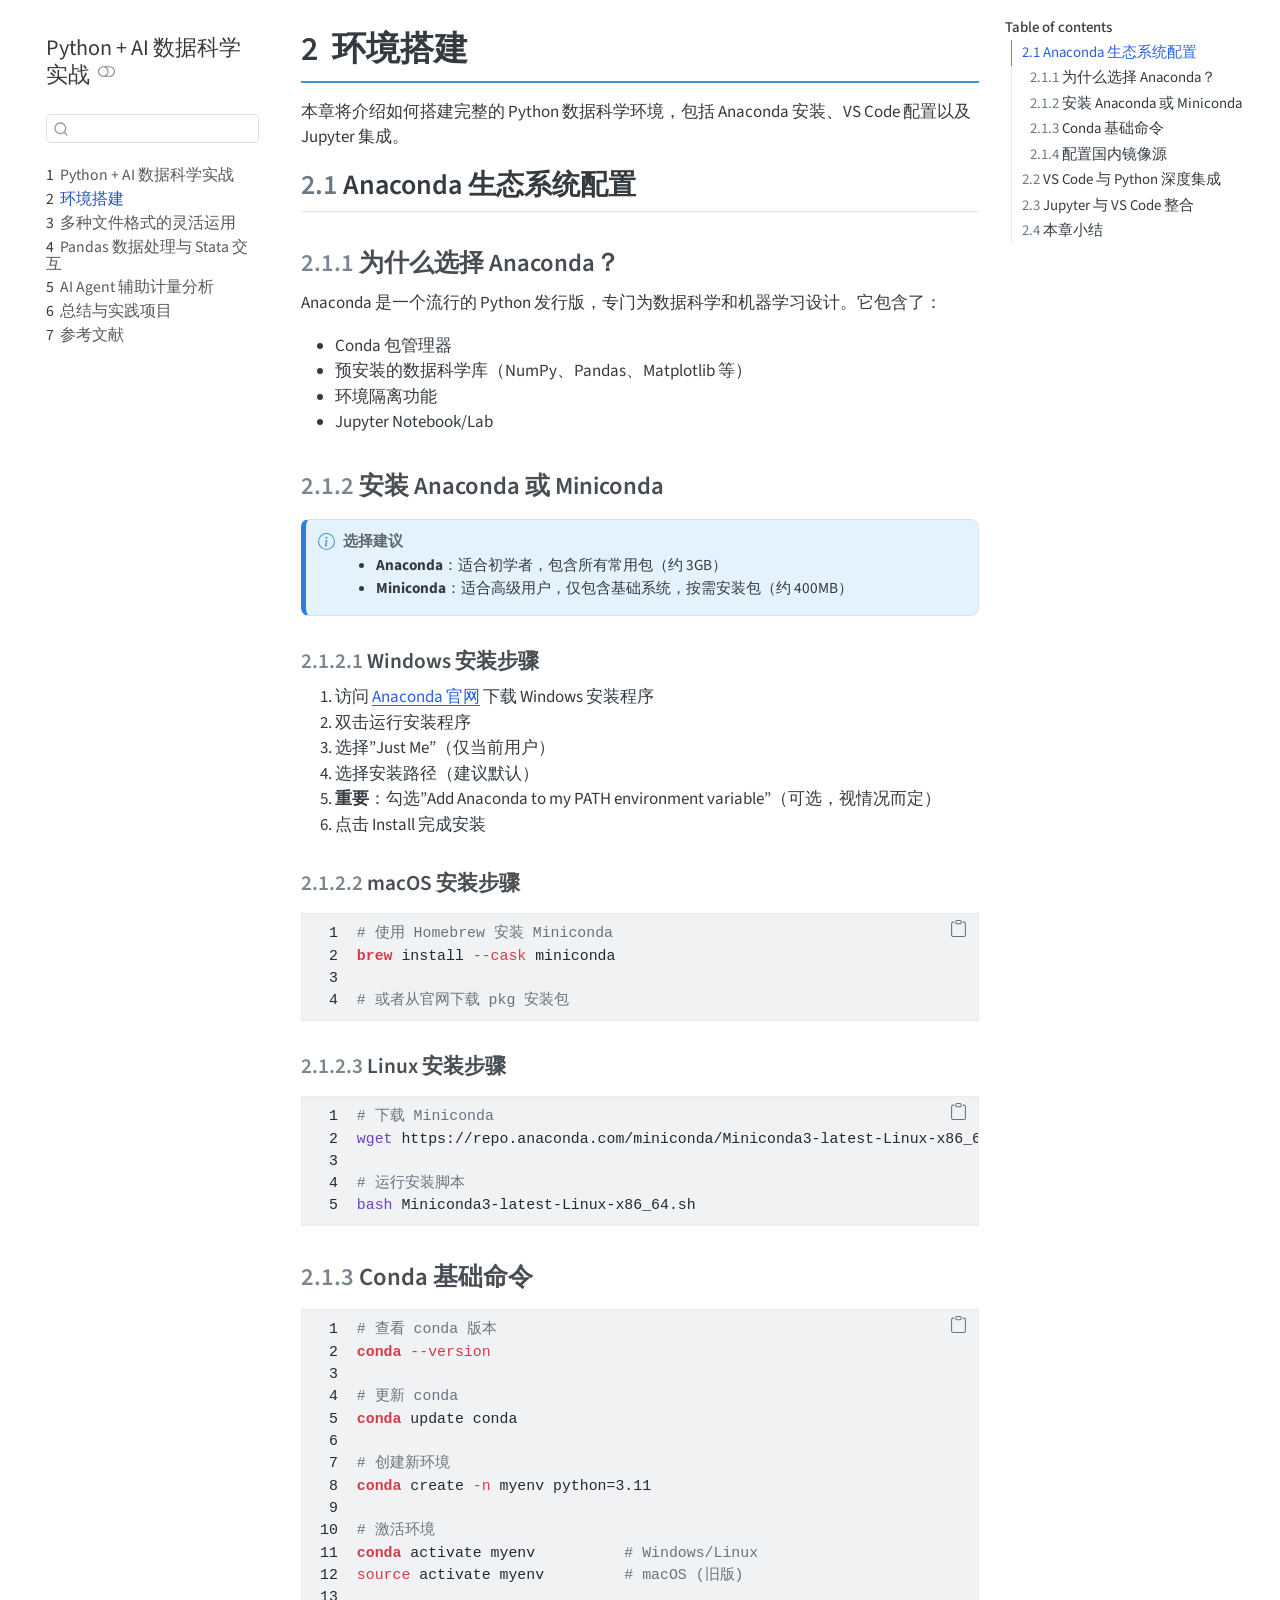
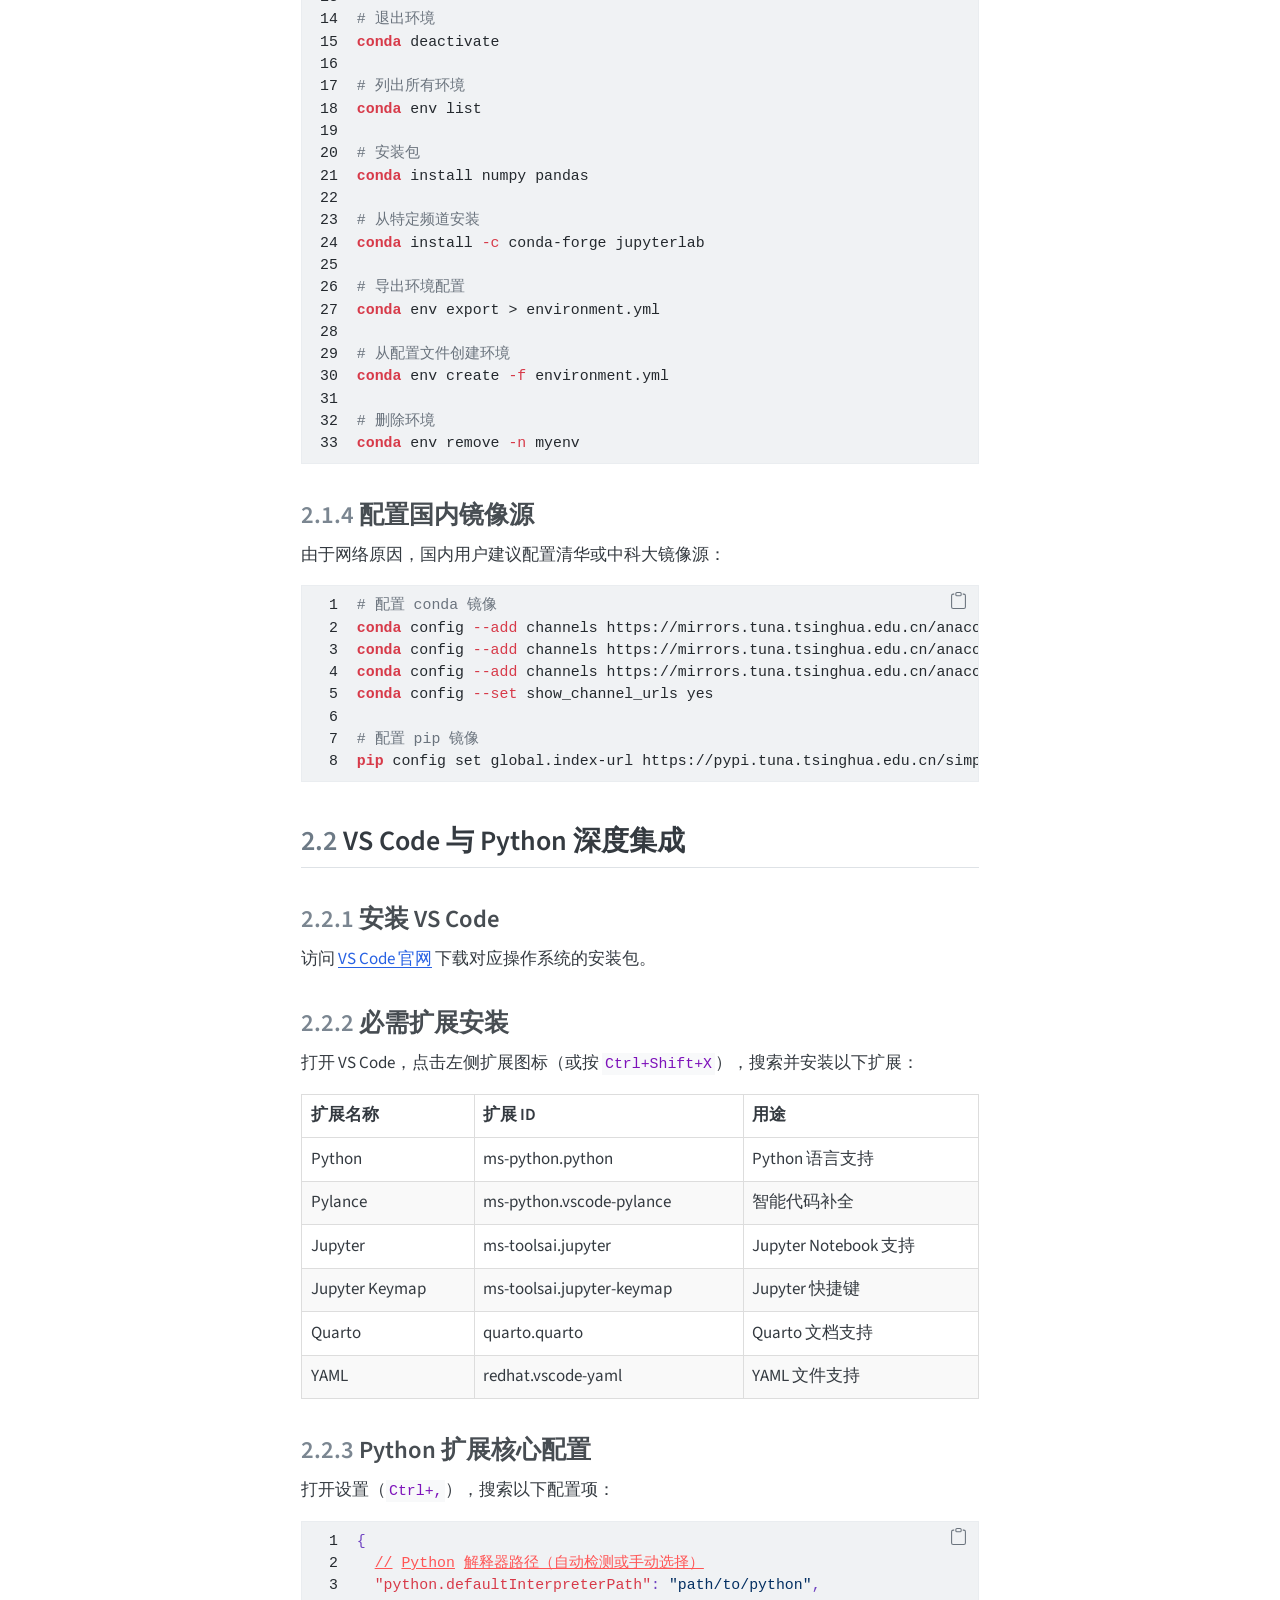
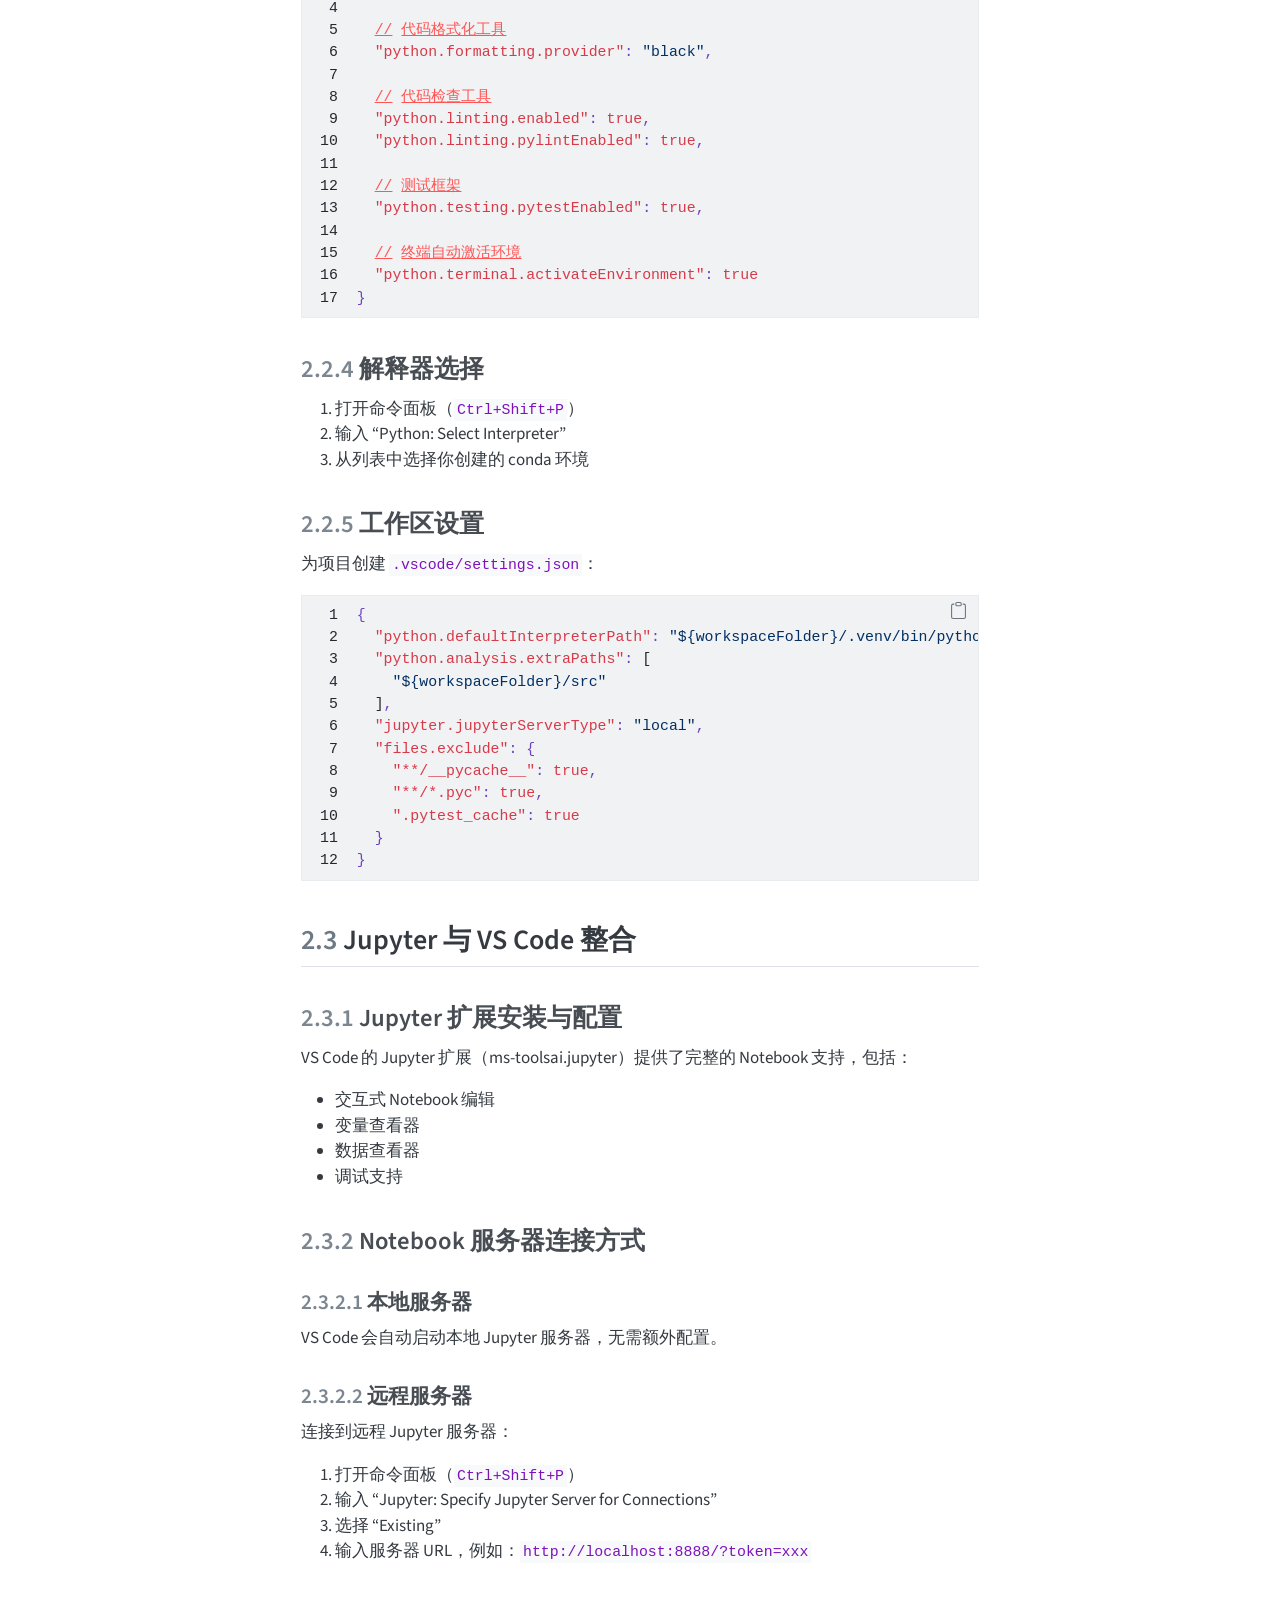
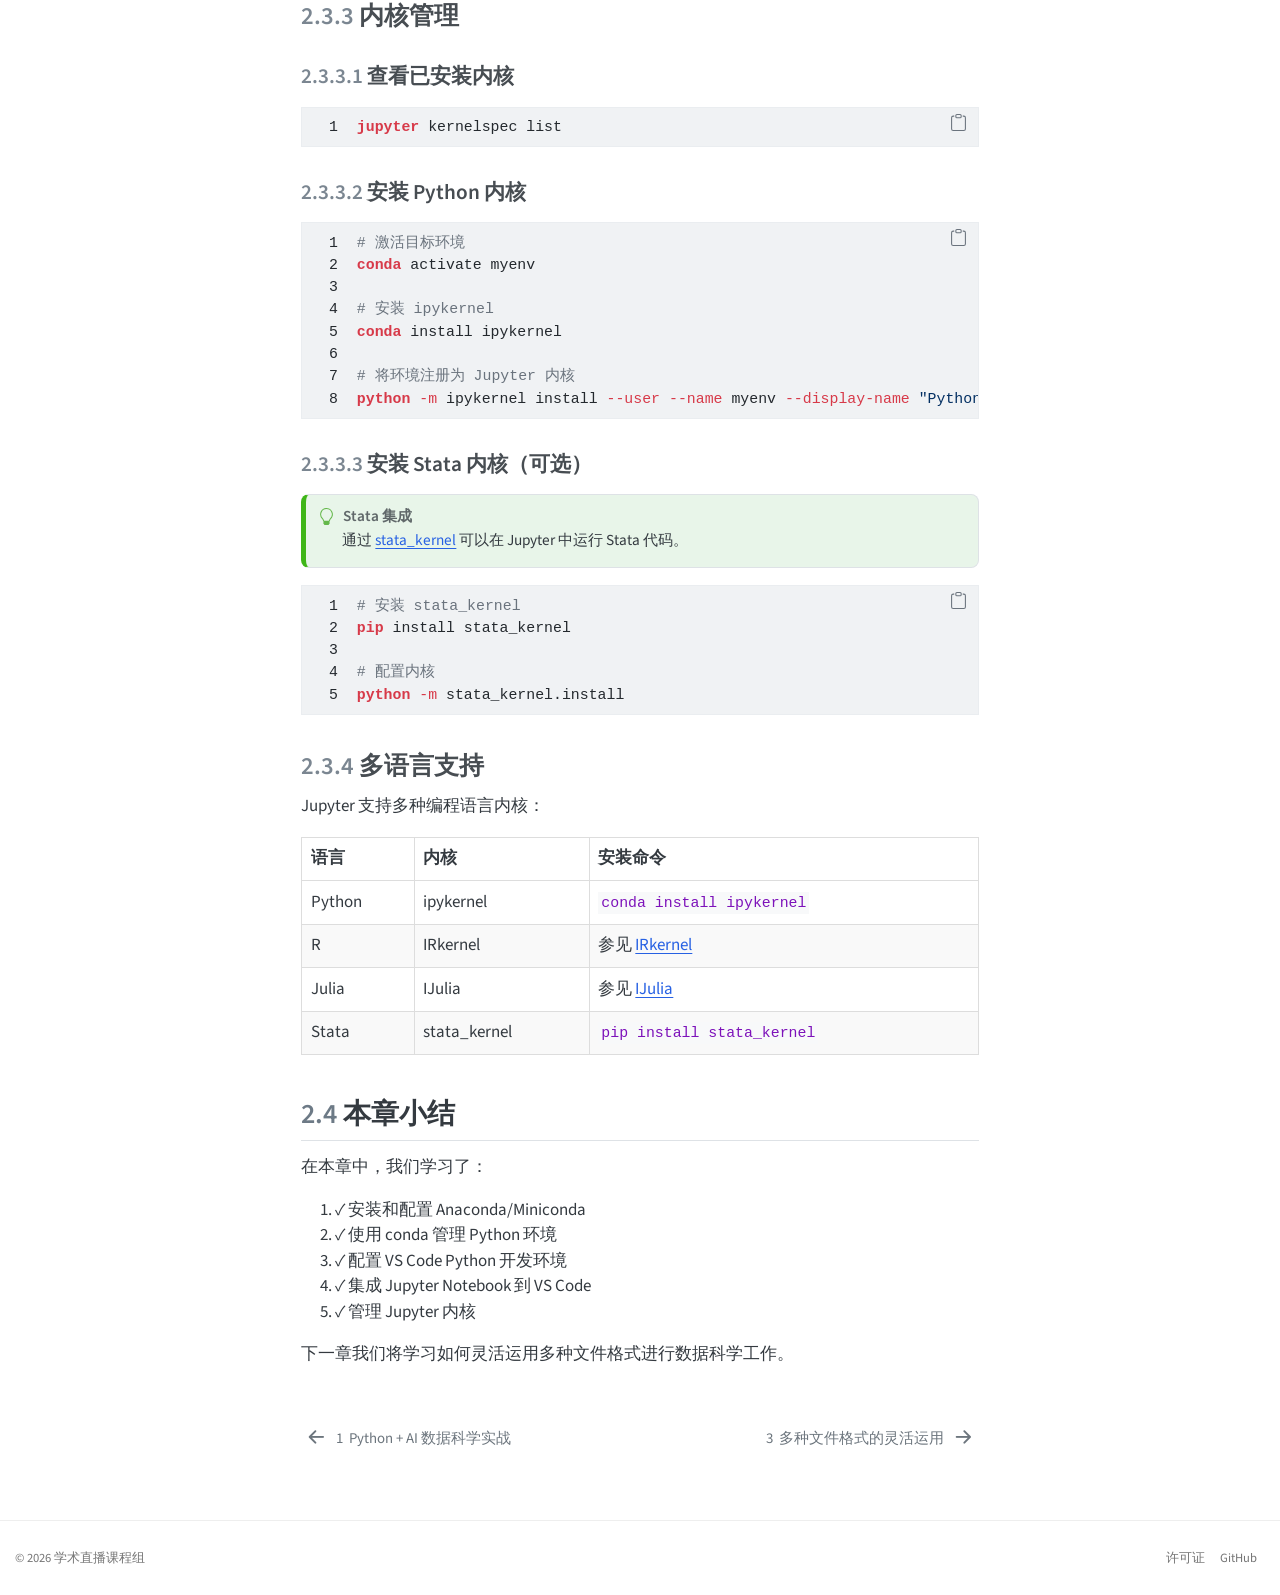
<file: docs/01-environment.html>
<!DOCTYPE html>
<html xmlns="http://www.w3.org/1999/xhtml" lang="en" xml:lang="en"><head>

<meta charset="utf-8">
<meta name="generator" content="quarto-1.7.32">

<meta name="viewport" content="width=device-width, initial-scale=1.0, user-scalable=yes">

<meta name="description" content="本课程系统讲授如何构建基于 Python 的现代化数据科学研究环境， 重点涵盖 Anaconda 环境管理、VS Code 与多语言交互、Jupyter notebook 交互式分析、Quarto 科学出版等核心工具链。">

<title>2&nbsp; 环境搭建 – Python + AI 数据科学实战</title>
<style>
code{white-space: pre-wrap;}
span.smallcaps{font-variant: small-caps;}
div.columns{display: flex; gap: min(4vw, 1.5em);}
div.column{flex: auto; overflow-x: auto;}
div.hanging-indent{margin-left: 1.5em; text-indent: -1.5em;}
ul.task-list{list-style: none;}
ul.task-list li input[type="checkbox"] {
  width: 0.8em;
  margin: 0 0.8em 0.2em -1em; /* quarto-specific, see https://github.com/quarto-dev/quarto-cli/issues/4556 */ 
  vertical-align: middle;
}
/* CSS for syntax highlighting */
html { -webkit-text-size-adjust: 100%; }
pre > code.sourceCode { white-space: pre; position: relative; }
pre > code.sourceCode > span { display: inline-block; line-height: 1.25; }
pre > code.sourceCode > span:empty { height: 1.2em; }
.sourceCode { overflow: visible; }
code.sourceCode > span { color: inherit; text-decoration: inherit; }
div.sourceCode { margin: 1em 0; }
pre.sourceCode { margin: 0; }
@media screen {
div.sourceCode { overflow: auto; }
}
@media print {
pre > code.sourceCode { white-space: pre-wrap; }
pre > code.sourceCode > span { text-indent: -5em; padding-left: 5em; }
}
pre.numberSource code
  { counter-reset: source-line 0; }
pre.numberSource code > span
  { position: relative; left: -4em; counter-increment: source-line; }
pre.numberSource code > span > a:first-child::before
  { content: counter(source-line);
    position: relative; left: -1em; text-align: right; vertical-align: baseline;
    border: none; display: inline-block;
    -webkit-touch-callout: none; -webkit-user-select: none;
    -khtml-user-select: none; -moz-user-select: none;
    -ms-user-select: none; user-select: none;
    padding: 0 4px; width: 4em;
  }
pre.numberSource { margin-left: 3em;  padding-left: 4px; }
div.sourceCode
  {   }
@media screen {
pre > code.sourceCode > span > a:first-child::before { text-decoration: underline; }
}
</style>


<script src="site_libs/quarto-nav/quarto-nav.js"></script>
<script src="site_libs/quarto-nav/headroom.min.js"></script>
<script src="site_libs/clipboard/clipboard.min.js"></script>
<script src="site_libs/quarto-search/autocomplete.umd.js"></script>
<script src="site_libs/quarto-search/fuse.min.js"></script>
<script src="site_libs/quarto-search/quarto-search.js"></script>
<meta name="quarto:offset" content="./">
<link href="./02-file-formats.html" rel="next">
<link href="./index.html" rel="prev">
<script src="site_libs/quarto-html/quarto.js" type="module"></script>
<script src="site_libs/quarto-html/tabsets/tabsets.js" type="module"></script>
<script src="site_libs/quarto-html/popper.min.js"></script>
<script src="site_libs/quarto-html/tippy.umd.min.js"></script>
<script src="site_libs/quarto-html/anchor.min.js"></script>
<link href="site_libs/quarto-html/tippy.css" rel="stylesheet">
<link href="site_libs/quarto-html/quarto-syntax-highlighting-234273d1456647dabc34a594ac50e507.css" rel="stylesheet" class="quarto-color-scheme" id="quarto-text-highlighting-styles">
<link href="site_libs/quarto-html/quarto-syntax-highlighting-dark-0348920b7671f696dc9078d39bff215e.css" rel="stylesheet" class="quarto-color-scheme quarto-color-alternate" id="quarto-text-highlighting-styles">
<link href="site_libs/quarto-html/quarto-syntax-highlighting-234273d1456647dabc34a594ac50e507.css" rel="stylesheet" class="quarto-color-scheme-extra" id="quarto-text-highlighting-styles">
<script src="site_libs/bootstrap/bootstrap.min.js"></script>
<link href="site_libs/bootstrap/bootstrap-icons.css" rel="stylesheet">
<link href="site_libs/bootstrap/bootstrap-de0027c6417e353ce4980619e2136061.min.css" rel="stylesheet" append-hash="true" class="quarto-color-scheme" id="quarto-bootstrap" data-mode="light">
<link href="site_libs/bootstrap/bootstrap-dark-010a86320775480edc755b38760d87c0.min.css" rel="stylesheet" append-hash="true" class="quarto-color-scheme quarto-color-alternate" id="quarto-bootstrap" data-mode="dark">
<link href="site_libs/bootstrap/bootstrap-de0027c6417e353ce4980619e2136061.min.css" rel="stylesheet" append-hash="true" class="quarto-color-scheme-extra" id="quarto-bootstrap" data-mode="light">
<script id="quarto-search-options" type="application/json">{
  "location": "sidebar",
  "copy-button": false,
  "collapse-after": 3,
  "panel-placement": "start",
  "type": "textbox",
  "limit": 50,
  "keyboard-shortcut": [
    "f",
    "/",
    "s"
  ],
  "show-item-context": false,
  "language": {
    "search-no-results-text": "No results",
    "search-matching-documents-text": "matching documents",
    "search-copy-link-title": "Copy link to search",
    "search-hide-matches-text": "Hide additional matches",
    "search-more-match-text": "more match in this document",
    "search-more-matches-text": "more matches in this document",
    "search-clear-button-title": "Clear",
    "search-text-placeholder": "",
    "search-detached-cancel-button-title": "Cancel",
    "search-submit-button-title": "Submit",
    "search-label": "Search"
  }
}</script>
<style>html{ scroll-behavior: smooth; }</style>


<link rel="stylesheet" href="styles.css">
</head>

<body class="nav-sidebar floating quarto-light"><script id="quarto-html-before-body" type="application/javascript">
    const toggleBodyColorMode = (bsSheetEl) => {
      const mode = bsSheetEl.getAttribute("data-mode");
      const bodyEl = window.document.querySelector("body");
      if (mode === "dark") {
        bodyEl.classList.add("quarto-dark");
        bodyEl.classList.remove("quarto-light");
      } else {
        bodyEl.classList.add("quarto-light");
        bodyEl.classList.remove("quarto-dark");
      }
    }
    const toggleBodyColorPrimary = () => {
      const bsSheetEl = window.document.querySelector("link#quarto-bootstrap:not([rel=disabled-stylesheet])");
      if (bsSheetEl) {
        toggleBodyColorMode(bsSheetEl);
      }
    }
    const setColorSchemeToggle = (alternate) => {
      const toggles = window.document.querySelectorAll('.quarto-color-scheme-toggle');
      for (let i=0; i < toggles.length; i++) {
        const toggle = toggles[i];
        if (toggle) {
          if (alternate) {
            toggle.classList.add("alternate");
          } else {
            toggle.classList.remove("alternate");
          }
        }
      }
    };
    const toggleColorMode = (alternate) => {
      // Switch the stylesheets
      const primaryStylesheets = window.document.querySelectorAll('link.quarto-color-scheme:not(.quarto-color-alternate)');
      const alternateStylesheets = window.document.querySelectorAll('link.quarto-color-scheme.quarto-color-alternate');
      manageTransitions('#quarto-margin-sidebar .nav-link', false);
      if (alternate) {
        // note: dark is layered on light, we don't disable primary!
        enableStylesheet(alternateStylesheets);
        for (const sheetNode of alternateStylesheets) {
          if (sheetNode.id === "quarto-bootstrap") {
            toggleBodyColorMode(sheetNode);
          }
        }
      } else {
        disableStylesheet(alternateStylesheets);
        enableStylesheet(primaryStylesheets)
        toggleBodyColorPrimary();
      }
      manageTransitions('#quarto-margin-sidebar .nav-link', true);
      // Switch the toggles
      setColorSchemeToggle(alternate)
      // Hack to workaround the fact that safari doesn't
      // properly recolor the scrollbar when toggling (#1455)
      if (navigator.userAgent.indexOf('Safari') > 0 && navigator.userAgent.indexOf('Chrome') == -1) {
        manageTransitions("body", false);
        window.scrollTo(0, 1);
        setTimeout(() => {
          window.scrollTo(0, 0);
          manageTransitions("body", true);
        }, 40);
      }
    }
    const disableStylesheet = (stylesheets) => {
      for (let i=0; i < stylesheets.length; i++) {
        const stylesheet = stylesheets[i];
        stylesheet.rel = 'disabled-stylesheet';
      }
    }
    const enableStylesheet = (stylesheets) => {
      for (let i=0; i < stylesheets.length; i++) {
        const stylesheet = stylesheets[i];
        if(stylesheet.rel !== 'stylesheet') { // for Chrome, which will still FOUC without this check
          stylesheet.rel = 'stylesheet';
        }
      }
    }
    const manageTransitions = (selector, allowTransitions) => {
      const els = window.document.querySelectorAll(selector);
      for (let i=0; i < els.length; i++) {
        const el = els[i];
        if (allowTransitions) {
          el.classList.remove('notransition');
        } else {
          el.classList.add('notransition');
        }
      }
    }
    const isFileUrl = () => {
      return window.location.protocol === 'file:';
    }
    const hasAlternateSentinel = () => {
      let styleSentinel = getColorSchemeSentinel();
      if (styleSentinel !== null) {
        return styleSentinel === "alternate";
      } else {
        return false;
      }
    }
    const setStyleSentinel = (alternate) => {
      const value = alternate ? "alternate" : "default";
      if (!isFileUrl()) {
        window.localStorage.setItem("quarto-color-scheme", value);
      } else {
        localAlternateSentinel = value;
      }
    }
    const getColorSchemeSentinel = () => {
      if (!isFileUrl()) {
        const storageValue = window.localStorage.getItem("quarto-color-scheme");
        return storageValue != null ? storageValue : localAlternateSentinel;
      } else {
        return localAlternateSentinel;
      }
    }
    const toggleGiscusIfUsed = (isAlternate, darkModeDefault) => {
      const baseTheme = document.querySelector('#giscus-base-theme')?.value ?? 'light';
      const alternateTheme = document.querySelector('#giscus-alt-theme')?.value ?? 'dark';
      let newTheme = '';
      if(authorPrefersDark) {
        newTheme = isAlternate ? baseTheme : alternateTheme;
      } else {
        newTheme = isAlternate ? alternateTheme : baseTheme;
      }
      const changeGiscusTheme = () => {
        // From: https://github.com/giscus/giscus/issues/336
        const sendMessage = (message) => {
          const iframe = document.querySelector('iframe.giscus-frame');
          if (!iframe) return;
          iframe.contentWindow.postMessage({ giscus: message }, 'https://giscus.app');
        }
        sendMessage({
          setConfig: {
            theme: newTheme
          }
        });
      }
      const isGiscussLoaded = window.document.querySelector('iframe.giscus-frame') !== null;
      if (isGiscussLoaded) {
        changeGiscusTheme();
      }
    };
    const authorPrefersDark = false;
    const darkModeDefault = authorPrefersDark;
      document.querySelector('link#quarto-text-highlighting-styles.quarto-color-scheme-extra').rel = 'disabled-stylesheet';
      document.querySelector('link#quarto-bootstrap.quarto-color-scheme-extra').rel = 'disabled-stylesheet';
    let localAlternateSentinel = darkModeDefault ? 'alternate' : 'default';
    // Dark / light mode switch
    window.quartoToggleColorScheme = () => {
      // Read the current dark / light value
      let toAlternate = !hasAlternateSentinel();
      toggleColorMode(toAlternate);
      setStyleSentinel(toAlternate);
      toggleGiscusIfUsed(toAlternate, darkModeDefault);
      window.dispatchEvent(new Event('resize'));
    };
    // Switch to dark mode if need be
    if (hasAlternateSentinel()) {
      toggleColorMode(true);
    } else {
      toggleColorMode(false);
    }
  </script>

<div id="quarto-search-results"></div>
  <header id="quarto-header" class="headroom fixed-top">
  <nav class="quarto-secondary-nav">
    <div class="container-fluid d-flex">
      <button type="button" class="quarto-btn-toggle btn" data-bs-toggle="collapse" role="button" data-bs-target=".quarto-sidebar-collapse-item" aria-controls="quarto-sidebar" aria-expanded="false" aria-label="Toggle sidebar navigation" onclick="if (window.quartoToggleHeadroom) { window.quartoToggleHeadroom(); }">
        <i class="bi bi-layout-text-sidebar-reverse"></i>
      </button>
        <nav class="quarto-page-breadcrumbs" aria-label="breadcrumb"><ol class="breadcrumb"><li class="breadcrumb-item"><a href="./01-environment.html"><span class="chapter-number">2</span>&nbsp; <span class="chapter-title">环境搭建</span></a></li></ol></nav>
        <a class="flex-grow-1" role="navigation" data-bs-toggle="collapse" data-bs-target=".quarto-sidebar-collapse-item" aria-controls="quarto-sidebar" aria-expanded="false" aria-label="Toggle sidebar navigation" onclick="if (window.quartoToggleHeadroom) { window.quartoToggleHeadroom(); }">      
        </a>
      <button type="button" class="btn quarto-search-button" aria-label="Search" onclick="window.quartoOpenSearch();">
        <i class="bi bi-search"></i>
      </button>
    </div>
  </nav>
</header>
<!-- content -->
<div id="quarto-content" class="quarto-container page-columns page-rows-contents page-layout-article">
<!-- sidebar -->
  <nav id="quarto-sidebar" class="sidebar collapse collapse-horizontal quarto-sidebar-collapse-item sidebar-navigation floating overflow-auto">
    <div class="pt-lg-2 mt-2 text-left sidebar-header">
    <div class="sidebar-title mb-0 py-0">
      <a href="./">Python + AI 数据科学实战</a> 
        <div class="sidebar-tools-main">
  <a href="" class="quarto-color-scheme-toggle quarto-navigation-tool  px-1" onclick="window.quartoToggleColorScheme(); return false;" title="Toggle dark mode"><i class="bi"></i></a>
</div>
    </div>
      </div>
        <div class="mt-2 flex-shrink-0 align-items-center">
        <div class="sidebar-search">
        <div id="quarto-search" class="" title="Search"></div>
        </div>
        </div>
    <div class="sidebar-menu-container"> 
    <ul class="list-unstyled mt-1">
        <li class="sidebar-item">
  <div class="sidebar-item-container"> 
  <a href="./index.html" class="sidebar-item-text sidebar-link">
 <span class="menu-text"><span class="chapter-number">1</span>&nbsp; <span class="chapter-title">Python + AI 数据科学实战</span></span></a>
  </div>
</li>
        <li class="sidebar-item">
  <div class="sidebar-item-container"> 
  <a href="./01-environment.html" class="sidebar-item-text sidebar-link active">
 <span class="menu-text"><span class="chapter-number">2</span>&nbsp; <span class="chapter-title">环境搭建</span></span></a>
  </div>
</li>
        <li class="sidebar-item">
  <div class="sidebar-item-container"> 
  <a href="./02-file-formats.html" class="sidebar-item-text sidebar-link">
 <span class="menu-text"><span class="chapter-number">3</span>&nbsp; <span class="chapter-title">多种文件格式的灵活运用</span></span></a>
  </div>
</li>
        <li class="sidebar-item">
  <div class="sidebar-item-container"> 
  <a href="./03-pandas-stata.html" class="sidebar-item-text sidebar-link">
 <span class="menu-text"><span class="chapter-number">4</span>&nbsp; <span class="chapter-title">Pandas 数据处理与 Stata 交互</span></span></a>
  </div>
</li>
        <li class="sidebar-item">
  <div class="sidebar-item-container"> 
  <a href="./04-ai-agent.html" class="sidebar-item-text sidebar-link">
 <span class="menu-text"><span class="chapter-number">5</span>&nbsp; <span class="chapter-title">AI Agent 辅助计量分析</span></span></a>
  </div>
</li>
        <li class="sidebar-item">
  <div class="sidebar-item-container"> 
  <a href="./05-summary.html" class="sidebar-item-text sidebar-link">
 <span class="menu-text"><span class="chapter-number">6</span>&nbsp; <span class="chapter-title">总结与实践项目</span></span></a>
  </div>
</li>
        <li class="sidebar-item">
  <div class="sidebar-item-container"> 
  <a href="./references.html" class="sidebar-item-text sidebar-link">
 <span class="menu-text"><span class="chapter-number">7</span>&nbsp; <span class="chapter-title">参考文献</span></span></a>
  </div>
</li>
    </ul>
    </div>
</nav>
<div id="quarto-sidebar-glass" class="quarto-sidebar-collapse-item" data-bs-toggle="collapse" data-bs-target=".quarto-sidebar-collapse-item"></div>
<!-- margin-sidebar -->
    <div id="quarto-margin-sidebar" class="sidebar margin-sidebar">
        <nav id="TOC" role="doc-toc" class="toc-active">
    <h2 id="toc-title">Table of contents</h2>
   
  <ul>
  <li><a href="#sec-anaconda" id="toc-sec-anaconda" class="nav-link active" data-scroll-target="#sec-anaconda"><span class="header-section-number">2.1</span> Anaconda 生态系统配置</a>
  <ul class="collapse">
  <li><a href="#为什么选择-anaconda" id="toc-为什么选择-anaconda" class="nav-link" data-scroll-target="#为什么选择-anaconda"><span class="header-section-number">2.1.1</span> 为什么选择 Anaconda？</a></li>
  <li><a href="#安装-anaconda-或-miniconda" id="toc-安装-anaconda-或-miniconda" class="nav-link" data-scroll-target="#安装-anaconda-或-miniconda"><span class="header-section-number">2.1.2</span> 安装 Anaconda 或 Miniconda</a></li>
  <li><a href="#sec-conda-commands" id="toc-sec-conda-commands" class="nav-link" data-scroll-target="#sec-conda-commands"><span class="header-section-number">2.1.3</span> Conda 基础命令</a></li>
  <li><a href="#sec-mirrors" id="toc-sec-mirrors" class="nav-link" data-scroll-target="#sec-mirrors"><span class="header-section-number">2.1.4</span> 配置国内镜像源</a></li>
  </ul></li>
  <li><a href="#sec-vscode-python" id="toc-sec-vscode-python" class="nav-link" data-scroll-target="#sec-vscode-python"><span class="header-section-number">2.2</span> VS Code 与 Python 深度集成</a>
  <ul class="collapse">
  <li><a href="#安装-vs-code" id="toc-安装-vs-code" class="nav-link" data-scroll-target="#安装-vs-code"><span class="header-section-number">2.2.1</span> 安装 VS Code</a></li>
  <li><a href="#sec-extensions" id="toc-sec-extensions" class="nav-link" data-scroll-target="#sec-extensions"><span class="header-section-number">2.2.2</span> 必需扩展安装</a></li>
  <li><a href="#sec-python-config" id="toc-sec-python-config" class="nav-link" data-scroll-target="#sec-python-config"><span class="header-section-number">2.2.3</span> Python 扩展核心配置</a></li>
  <li><a href="#sec-interpreter" id="toc-sec-interpreter" class="nav-link" data-scroll-target="#sec-interpreter"><span class="header-section-number">2.2.4</span> 解释器选择</a></li>
  <li><a href="#sec-workspace" id="toc-sec-workspace" class="nav-link" data-scroll-target="#sec-workspace"><span class="header-section-number">2.2.5</span> 工作区设置</a></li>
  </ul></li>
  <li><a href="#sec-jupyter-vscode" id="toc-sec-jupyter-vscode" class="nav-link" data-scroll-target="#sec-jupyter-vscode"><span class="header-section-number">2.3</span> Jupyter 与 VS Code 整合</a>
  <ul class="collapse">
  <li><a href="#jupyter-扩展安装与配置" id="toc-jupyter-扩展安装与配置" class="nav-link" data-scroll-target="#jupyter-扩展安装与配置"><span class="header-section-number">2.3.1</span> Jupyter 扩展安装与配置</a></li>
  <li><a href="#sec-jupyter-server" id="toc-sec-jupyter-server" class="nav-link" data-scroll-target="#sec-jupyter-server"><span class="header-section-number">2.3.2</span> Notebook 服务器连接方式</a></li>
  <li><a href="#sec-kernels" id="toc-sec-kernels" class="nav-link" data-scroll-target="#sec-kernels"><span class="header-section-number">2.3.3</span> 内核管理</a></li>
  <li><a href="#sec-multilang" id="toc-sec-multilang" class="nav-link" data-scroll-target="#sec-multilang"><span class="header-section-number">2.3.4</span> 多语言支持</a></li>
  </ul></li>
  <li><a href="#sec-env-summary" id="toc-sec-env-summary" class="nav-link" data-scroll-target="#sec-env-summary"><span class="header-section-number">2.4</span> 本章小结</a></li>
  </ul>
</nav>
    </div>
<!-- main -->
<main class="content" id="quarto-document-content">


<header id="title-block-header" class="quarto-title-block default">
<div class="quarto-title">
<h1 class="title"><span id="sec-environment" class="quarto-section-identifier"><span class="chapter-number">2</span>&nbsp; <span class="chapter-title">环境搭建</span></span></h1>
</div>



<div class="quarto-title-meta">

    
  
    
  </div>
  


</header>


<p>本章将介绍如何搭建完整的 Python 数据科学环境，包括 Anaconda 安装、VS Code 配置以及 Jupyter 集成。</p>
<section id="sec-anaconda" class="level2" data-number="2.1">
<h2 data-number="2.1" class="anchored" data-anchor-id="sec-anaconda"><span class="header-section-number">2.1</span> Anaconda 生态系统配置</h2>
<section id="为什么选择-anaconda" class="level3" data-number="2.1.1">
<h3 data-number="2.1.1" class="anchored" data-anchor-id="为什么选择-anaconda"><span class="header-section-number">2.1.1</span> 为什么选择 Anaconda？</h3>
<p>Anaconda 是一个流行的 Python 发行版，专门为数据科学和机器学习设计。它包含了：</p>
<ul>
<li>Conda 包管理器</li>
<li>预安装的数据科学库（NumPy、Pandas、Matplotlib 等）</li>
<li>环境隔离功能</li>
<li>Jupyter Notebook/Lab</li>
</ul>
</section>
<section id="安装-anaconda-或-miniconda" class="level3" data-number="2.1.2">
<h3 data-number="2.1.2" class="anchored" data-anchor-id="安装-anaconda-或-miniconda"><span class="header-section-number">2.1.2</span> 安装 Anaconda 或 Miniconda</h3>
<div class="callout callout-style-simple callout-note callout-titled">
<div class="callout-header d-flex align-content-center">
<div class="callout-icon-container">
<i class="callout-icon"></i>
</div>
<div class="callout-title-container flex-fill">
选择建议
</div>
</div>
<div class="callout-body-container callout-body">
<ul>
<li><strong>Anaconda</strong>：适合初学者，包含所有常用包（约 3GB）</li>
<li><strong>Miniconda</strong>：适合高级用户，仅包含基础系统，按需安装包（约 400MB）</li>
</ul>
</div>
</div>
<section id="windows-安装步骤" class="level4" data-number="2.1.2.1">
<h4 data-number="2.1.2.1" class="anchored" data-anchor-id="windows-安装步骤"><span class="header-section-number">2.1.2.1</span> Windows 安装步骤</h4>
<ol type="1">
<li>访问 <a href="https://www.anaconda.com/download">Anaconda 官网</a> 下载 Windows 安装程序</li>
<li>双击运行安装程序</li>
<li>选择”Just Me”（仅当前用户）</li>
<li>选择安装路径（建议默认）</li>
<li><strong>重要</strong>：勾选”Add Anaconda to my PATH environment variable”（可选，视情况而定）</li>
<li>点击 Install 完成安装</li>
</ol>
</section>
<section id="macos-安装步骤" class="level4" data-number="2.1.2.2">
<h4 data-number="2.1.2.2" class="anchored" data-anchor-id="macos-安装步骤"><span class="header-section-number">2.1.2.2</span> macOS 安装步骤</h4>
<div class="sourceCode" id="cb1"><pre class="sourceCode numberSource bash number-lines code-with-copy"><code class="sourceCode bash"><span id="cb1-1"><a href="#cb1-1"></a><span class="co"># 使用 Homebrew 安装 Miniconda</span></span>
<span id="cb1-2"><a href="#cb1-2"></a><span class="ex">brew</span> install <span class="at">--cask</span> miniconda</span>
<span id="cb1-3"><a href="#cb1-3"></a></span>
<span id="cb1-4"><a href="#cb1-4"></a><span class="co"># 或者从官网下载 pkg 安装包</span></span></code><button title="Copy to Clipboard" class="code-copy-button"><i class="bi"></i></button></pre></div>
</section>
<section id="linux-安装步骤" class="level4" data-number="2.1.2.3">
<h4 data-number="2.1.2.3" class="anchored" data-anchor-id="linux-安装步骤"><span class="header-section-number">2.1.2.3</span> Linux 安装步骤</h4>
<div class="sourceCode" id="cb2"><pre class="sourceCode numberSource bash number-lines code-with-copy"><code class="sourceCode bash"><span id="cb2-1"><a href="#cb2-1"></a><span class="co"># 下载 Miniconda</span></span>
<span id="cb2-2"><a href="#cb2-2"></a><span class="fu">wget</span> https://repo.anaconda.com/miniconda/Miniconda3-latest-Linux-x86_64.sh</span>
<span id="cb2-3"><a href="#cb2-3"></a></span>
<span id="cb2-4"><a href="#cb2-4"></a><span class="co"># 运行安装脚本</span></span>
<span id="cb2-5"><a href="#cb2-5"></a><span class="fu">bash</span> Miniconda3-latest-Linux-x86_64.sh</span></code><button title="Copy to Clipboard" class="code-copy-button"><i class="bi"></i></button></pre></div>
</section>
</section>
<section id="sec-conda-commands" class="level3" data-number="2.1.3">
<h3 data-number="2.1.3" class="anchored" data-anchor-id="sec-conda-commands"><span class="header-section-number">2.1.3</span> Conda 基础命令</h3>
<div class="sourceCode" id="cb3"><pre class="sourceCode numberSource bash number-lines code-with-copy"><code class="sourceCode bash"><span id="cb3-1"><a href="#cb3-1"></a><span class="co"># 查看 conda 版本</span></span>
<span id="cb3-2"><a href="#cb3-2"></a><span class="ex">conda</span> <span class="at">--version</span></span>
<span id="cb3-3"><a href="#cb3-3"></a></span>
<span id="cb3-4"><a href="#cb3-4"></a><span class="co"># 更新 conda</span></span>
<span id="cb3-5"><a href="#cb3-5"></a><span class="ex">conda</span> update conda</span>
<span id="cb3-6"><a href="#cb3-6"></a></span>
<span id="cb3-7"><a href="#cb3-7"></a><span class="co"># 创建新环境</span></span>
<span id="cb3-8"><a href="#cb3-8"></a><span class="ex">conda</span> create <span class="at">-n</span> myenv python=3.11</span>
<span id="cb3-9"><a href="#cb3-9"></a></span>
<span id="cb3-10"><a href="#cb3-10"></a><span class="co"># 激活环境</span></span>
<span id="cb3-11"><a href="#cb3-11"></a><span class="ex">conda</span> activate myenv          <span class="co"># Windows/Linux</span></span>
<span id="cb3-12"><a href="#cb3-12"></a><span class="bu">source</span> activate myenv         <span class="co"># macOS (旧版)</span></span>
<span id="cb3-13"><a href="#cb3-13"></a></span>
<span id="cb3-14"><a href="#cb3-14"></a><span class="co"># 退出环境</span></span>
<span id="cb3-15"><a href="#cb3-15"></a><span class="ex">conda</span> deactivate</span>
<span id="cb3-16"><a href="#cb3-16"></a></span>
<span id="cb3-17"><a href="#cb3-17"></a><span class="co"># 列出所有环境</span></span>
<span id="cb3-18"><a href="#cb3-18"></a><span class="ex">conda</span> env list</span>
<span id="cb3-19"><a href="#cb3-19"></a></span>
<span id="cb3-20"><a href="#cb3-20"></a><span class="co"># 安装包</span></span>
<span id="cb3-21"><a href="#cb3-21"></a><span class="ex">conda</span> install numpy pandas</span>
<span id="cb3-22"><a href="#cb3-22"></a></span>
<span id="cb3-23"><a href="#cb3-23"></a><span class="co"># 从特定频道安装</span></span>
<span id="cb3-24"><a href="#cb3-24"></a><span class="ex">conda</span> install <span class="at">-c</span> conda-forge jupyterlab</span>
<span id="cb3-25"><a href="#cb3-25"></a></span>
<span id="cb3-26"><a href="#cb3-26"></a><span class="co"># 导出环境配置</span></span>
<span id="cb3-27"><a href="#cb3-27"></a><span class="ex">conda</span> env export <span class="op">&gt;</span> environment.yml</span>
<span id="cb3-28"><a href="#cb3-28"></a></span>
<span id="cb3-29"><a href="#cb3-29"></a><span class="co"># 从配置文件创建环境</span></span>
<span id="cb3-30"><a href="#cb3-30"></a><span class="ex">conda</span> env create <span class="at">-f</span> environment.yml</span>
<span id="cb3-31"><a href="#cb3-31"></a></span>
<span id="cb3-32"><a href="#cb3-32"></a><span class="co"># 删除环境</span></span>
<span id="cb3-33"><a href="#cb3-33"></a><span class="ex">conda</span> env remove <span class="at">-n</span> myenv</span></code><button title="Copy to Clipboard" class="code-copy-button"><i class="bi"></i></button></pre></div>
</section>
<section id="sec-mirrors" class="level3" data-number="2.1.4">
<h3 data-number="2.1.4" class="anchored" data-anchor-id="sec-mirrors"><span class="header-section-number">2.1.4</span> 配置国内镜像源</h3>
<p>由于网络原因，国内用户建议配置清华或中科大镜像源：</p>
<div class="sourceCode" id="cb4"><pre class="sourceCode numberSource bash number-lines code-with-copy"><code class="sourceCode bash"><span id="cb4-1"><a href="#cb4-1"></a><span class="co"># 配置 conda 镜像</span></span>
<span id="cb4-2"><a href="#cb4-2"></a><span class="ex">conda</span> config <span class="at">--add</span> channels https://mirrors.tuna.tsinghua.edu.cn/anaconda/pkgs/main</span>
<span id="cb4-3"><a href="#cb4-3"></a><span class="ex">conda</span> config <span class="at">--add</span> channels https://mirrors.tuna.tsinghua.edu.cn/anaconda/pkgs/free</span>
<span id="cb4-4"><a href="#cb4-4"></a><span class="ex">conda</span> config <span class="at">--add</span> channels https://mirrors.tuna.tsinghua.edu.cn/anaconda/cloud/conda-forge</span>
<span id="cb4-5"><a href="#cb4-5"></a><span class="ex">conda</span> config <span class="at">--set</span> show_channel_urls yes</span>
<span id="cb4-6"><a href="#cb4-6"></a></span>
<span id="cb4-7"><a href="#cb4-7"></a><span class="co"># 配置 pip 镜像</span></span>
<span id="cb4-8"><a href="#cb4-8"></a><span class="ex">pip</span> config set global.index-url https://pypi.tuna.tsinghua.edu.cn/simple</span></code><button title="Copy to Clipboard" class="code-copy-button"><i class="bi"></i></button></pre></div>
</section>
</section>
<section id="sec-vscode-python" class="level2" data-number="2.2">
<h2 data-number="2.2" class="anchored" data-anchor-id="sec-vscode-python"><span class="header-section-number">2.2</span> VS Code 与 Python 深度集成</h2>
<section id="安装-vs-code" class="level3" data-number="2.2.1">
<h3 data-number="2.2.1" class="anchored" data-anchor-id="安装-vs-code"><span class="header-section-number">2.2.1</span> 安装 VS Code</h3>
<p>访问 <a href="https://code.visualstudio.com/">VS Code 官网</a> 下载对应操作系统的安装包。</p>
</section>
<section id="sec-extensions" class="level3" data-number="2.2.2">
<h3 data-number="2.2.2" class="anchored" data-anchor-id="sec-extensions"><span class="header-section-number">2.2.2</span> 必需扩展安装</h3>
<p>打开 VS Code，点击左侧扩展图标（或按 <code>Ctrl+Shift+X</code>），搜索并安装以下扩展：</p>
<table class="caption-top table">
<thead>
<tr class="header">
<th>扩展名称</th>
<th>扩展 ID</th>
<th>用途</th>
</tr>
</thead>
<tbody>
<tr class="odd">
<td>Python</td>
<td>ms-python.python</td>
<td>Python 语言支持</td>
</tr>
<tr class="even">
<td>Pylance</td>
<td>ms-python.vscode-pylance</td>
<td>智能代码补全</td>
</tr>
<tr class="odd">
<td>Jupyter</td>
<td>ms-toolsai.jupyter</td>
<td>Jupyter Notebook 支持</td>
</tr>
<tr class="even">
<td>Jupyter Keymap</td>
<td>ms-toolsai.jupyter-keymap</td>
<td>Jupyter 快捷键</td>
</tr>
<tr class="odd">
<td>Quarto</td>
<td>quarto.quarto</td>
<td>Quarto 文档支持</td>
</tr>
<tr class="even">
<td>YAML</td>
<td>redhat.vscode-yaml</td>
<td>YAML 文件支持</td>
</tr>
</tbody>
</table>
</section>
<section id="sec-python-config" class="level3" data-number="2.2.3">
<h3 data-number="2.2.3" class="anchored" data-anchor-id="sec-python-config"><span class="header-section-number">2.2.3</span> Python 扩展核心配置</h3>
<p>打开设置（<code>Ctrl+,</code>），搜索以下配置项：</p>
<div class="sourceCode" id="cb5"><pre class="sourceCode numberSource json number-lines code-with-copy"><code class="sourceCode json"><span id="cb5-1"><a href="#cb5-1"></a><span class="fu">{</span></span>
<span id="cb5-2"><a href="#cb5-2"></a>  <span class="er">//</span> <span class="er">Python</span> <span class="er">解释器路径（自动检测或手动选择）</span></span>
<span id="cb5-3"><a href="#cb5-3"></a>  <span class="dt">"python.defaultInterpreterPath"</span><span class="fu">:</span> <span class="st">"path/to/python"</span><span class="fu">,</span></span>
<span id="cb5-4"><a href="#cb5-4"></a></span>
<span id="cb5-5"><a href="#cb5-5"></a>  <span class="er">//</span> <span class="er">代码格式化工具</span></span>
<span id="cb5-6"><a href="#cb5-6"></a>  <span class="dt">"python.formatting.provider"</span><span class="fu">:</span> <span class="st">"black"</span><span class="fu">,</span></span>
<span id="cb5-7"><a href="#cb5-7"></a></span>
<span id="cb5-8"><a href="#cb5-8"></a>  <span class="er">//</span> <span class="er">代码检查工具</span></span>
<span id="cb5-9"><a href="#cb5-9"></a>  <span class="dt">"python.linting.enabled"</span><span class="fu">:</span> <span class="kw">true</span><span class="fu">,</span></span>
<span id="cb5-10"><a href="#cb5-10"></a>  <span class="dt">"python.linting.pylintEnabled"</span><span class="fu">:</span> <span class="kw">true</span><span class="fu">,</span></span>
<span id="cb5-11"><a href="#cb5-11"></a></span>
<span id="cb5-12"><a href="#cb5-12"></a>  <span class="er">//</span> <span class="er">测试框架</span></span>
<span id="cb5-13"><a href="#cb5-13"></a>  <span class="dt">"python.testing.pytestEnabled"</span><span class="fu">:</span> <span class="kw">true</span><span class="fu">,</span></span>
<span id="cb5-14"><a href="#cb5-14"></a></span>
<span id="cb5-15"><a href="#cb5-15"></a>  <span class="er">//</span> <span class="er">终端自动激活环境</span></span>
<span id="cb5-16"><a href="#cb5-16"></a>  <span class="dt">"python.terminal.activateEnvironment"</span><span class="fu">:</span> <span class="kw">true</span></span>
<span id="cb5-17"><a href="#cb5-17"></a><span class="fu">}</span></span></code><button title="Copy to Clipboard" class="code-copy-button"><i class="bi"></i></button></pre></div>
</section>
<section id="sec-interpreter" class="level3" data-number="2.2.4">
<h3 data-number="2.2.4" class="anchored" data-anchor-id="sec-interpreter"><span class="header-section-number">2.2.4</span> 解释器选择</h3>
<ol type="1">
<li>打开命令面板（<code>Ctrl+Shift+P</code>）</li>
<li>输入 “Python: Select Interpreter”</li>
<li>从列表中选择你创建的 conda 环境</li>
</ol>
</section>
<section id="sec-workspace" class="level3" data-number="2.2.5">
<h3 data-number="2.2.5" class="anchored" data-anchor-id="sec-workspace"><span class="header-section-number">2.2.5</span> 工作区设置</h3>
<p>为项目创建 <code>.vscode/settings.json</code>：</p>
<div class="sourceCode" id="cb6"><pre class="sourceCode numberSource json number-lines code-with-copy"><code class="sourceCode json"><span id="cb6-1"><a href="#cb6-1"></a><span class="fu">{</span></span>
<span id="cb6-2"><a href="#cb6-2"></a>  <span class="dt">"python.defaultInterpreterPath"</span><span class="fu">:</span> <span class="st">"${workspaceFolder}/.venv/bin/python"</span><span class="fu">,</span></span>
<span id="cb6-3"><a href="#cb6-3"></a>  <span class="dt">"python.analysis.extraPaths"</span><span class="fu">:</span> <span class="ot">[</span></span>
<span id="cb6-4"><a href="#cb6-4"></a>    <span class="st">"${workspaceFolder}/src"</span></span>
<span id="cb6-5"><a href="#cb6-5"></a>  <span class="ot">]</span><span class="fu">,</span></span>
<span id="cb6-6"><a href="#cb6-6"></a>  <span class="dt">"jupyter.jupyterServerType"</span><span class="fu">:</span> <span class="st">"local"</span><span class="fu">,</span></span>
<span id="cb6-7"><a href="#cb6-7"></a>  <span class="dt">"files.exclude"</span><span class="fu">:</span> <span class="fu">{</span></span>
<span id="cb6-8"><a href="#cb6-8"></a>    <span class="dt">"**/__pycache__"</span><span class="fu">:</span> <span class="kw">true</span><span class="fu">,</span></span>
<span id="cb6-9"><a href="#cb6-9"></a>    <span class="dt">"**/*.pyc"</span><span class="fu">:</span> <span class="kw">true</span><span class="fu">,</span></span>
<span id="cb6-10"><a href="#cb6-10"></a>    <span class="dt">".pytest_cache"</span><span class="fu">:</span> <span class="kw">true</span></span>
<span id="cb6-11"><a href="#cb6-11"></a>  <span class="fu">}</span></span>
<span id="cb6-12"><a href="#cb6-12"></a><span class="fu">}</span></span></code><button title="Copy to Clipboard" class="code-copy-button"><i class="bi"></i></button></pre></div>
</section>
</section>
<section id="sec-jupyter-vscode" class="level2" data-number="2.3">
<h2 data-number="2.3" class="anchored" data-anchor-id="sec-jupyter-vscode"><span class="header-section-number">2.3</span> Jupyter 与 VS Code 整合</h2>
<section id="jupyter-扩展安装与配置" class="level3" data-number="2.3.1">
<h3 data-number="2.3.1" class="anchored" data-anchor-id="jupyter-扩展安装与配置"><span class="header-section-number">2.3.1</span> Jupyter 扩展安装与配置</h3>
<p>VS Code 的 Jupyter 扩展（ms-toolsai.jupyter）提供了完整的 Notebook 支持，包括：</p>
<ul>
<li>交互式 Notebook 编辑</li>
<li>变量查看器</li>
<li>数据查看器</li>
<li>调试支持</li>
</ul>
</section>
<section id="sec-jupyter-server" class="level3" data-number="2.3.2">
<h3 data-number="2.3.2" class="anchored" data-anchor-id="sec-jupyter-server"><span class="header-section-number">2.3.2</span> Notebook 服务器连接方式</h3>
<section id="本地服务器" class="level4" data-number="2.3.2.1">
<h4 data-number="2.3.2.1" class="anchored" data-anchor-id="本地服务器"><span class="header-section-number">2.3.2.1</span> 本地服务器</h4>
<p>VS Code 会自动启动本地 Jupyter 服务器，无需额外配置。</p>
</section>
<section id="远程服务器" class="level4" data-number="2.3.2.2">
<h4 data-number="2.3.2.2" class="anchored" data-anchor-id="远程服务器"><span class="header-section-number">2.3.2.2</span> 远程服务器</h4>
<p>连接到远程 Jupyter 服务器：</p>
<ol type="1">
<li>打开命令面板（<code>Ctrl+Shift+P</code>）</li>
<li>输入 “Jupyter: Specify Jupyter Server for Connections”</li>
<li>选择 “Existing”</li>
<li>输入服务器 URL，例如：<code>http://localhost:8888/?token=xxx</code></li>
</ol>
</section>
</section>
<section id="sec-kernels" class="level3" data-number="2.3.3">
<h3 data-number="2.3.3" class="anchored" data-anchor-id="sec-kernels"><span class="header-section-number">2.3.3</span> 内核管理</h3>
<section id="查看已安装内核" class="level4" data-number="2.3.3.1">
<h4 data-number="2.3.3.1" class="anchored" data-anchor-id="查看已安装内核"><span class="header-section-number">2.3.3.1</span> 查看已安装内核</h4>
<div class="sourceCode" id="cb7"><pre class="sourceCode numberSource bash number-lines code-with-copy"><code class="sourceCode bash"><span id="cb7-1"><a href="#cb7-1"></a><span class="ex">jupyter</span> kernelspec list</span></code><button title="Copy to Clipboard" class="code-copy-button"><i class="bi"></i></button></pre></div>
</section>
<section id="安装-python-内核" class="level4" data-number="2.3.3.2">
<h4 data-number="2.3.3.2" class="anchored" data-anchor-id="安装-python-内核"><span class="header-section-number">2.3.3.2</span> 安装 Python 内核</h4>
<div class="sourceCode" id="cb8"><pre class="sourceCode numberSource bash number-lines code-with-copy"><code class="sourceCode bash"><span id="cb8-1"><a href="#cb8-1"></a><span class="co"># 激活目标环境</span></span>
<span id="cb8-2"><a href="#cb8-2"></a><span class="ex">conda</span> activate myenv</span>
<span id="cb8-3"><a href="#cb8-3"></a></span>
<span id="cb8-4"><a href="#cb8-4"></a><span class="co"># 安装 ipykernel</span></span>
<span id="cb8-5"><a href="#cb8-5"></a><span class="ex">conda</span> install ipykernel</span>
<span id="cb8-6"><a href="#cb8-6"></a></span>
<span id="cb8-7"><a href="#cb8-7"></a><span class="co"># 将环境注册为 Jupyter 内核</span></span>
<span id="cb8-8"><a href="#cb8-8"></a><span class="ex">python</span> <span class="at">-m</span> ipykernel install <span class="at">--user</span> <span class="at">--name</span> myenv <span class="at">--display-name</span> <span class="st">"Python (myenv)"</span></span></code><button title="Copy to Clipboard" class="code-copy-button"><i class="bi"></i></button></pre></div>
</section>
<section id="安装-stata-内核可选" class="level4" data-number="2.3.3.3">
<h4 data-number="2.3.3.3" class="anchored" data-anchor-id="安装-stata-内核可选"><span class="header-section-number">2.3.3.3</span> 安装 Stata 内核（可选）</h4>
<div class="callout callout-style-simple callout-tip callout-titled">
<div class="callout-header d-flex align-content-center">
<div class="callout-icon-container">
<i class="callout-icon"></i>
</div>
<div class="callout-title-container flex-fill">
Stata 集成
</div>
</div>
<div class="callout-body-container callout-body">
<p>通过 <a href="https://github.com/kylebarron/stata_kernel">stata_kernel</a> 可以在 Jupyter 中运行 Stata 代码。</p>
</div>
</div>
<div class="sourceCode" id="cb9"><pre class="sourceCode numberSource bash number-lines code-with-copy"><code class="sourceCode bash"><span id="cb9-1"><a href="#cb9-1"></a><span class="co"># 安装 stata_kernel</span></span>
<span id="cb9-2"><a href="#cb9-2"></a><span class="ex">pip</span> install stata_kernel</span>
<span id="cb9-3"><a href="#cb9-3"></a></span>
<span id="cb9-4"><a href="#cb9-4"></a><span class="co"># 配置内核</span></span>
<span id="cb9-5"><a href="#cb9-5"></a><span class="ex">python</span> <span class="at">-m</span> stata_kernel.install</span></code><button title="Copy to Clipboard" class="code-copy-button"><i class="bi"></i></button></pre></div>
</section>
</section>
<section id="sec-multilang" class="level3" data-number="2.3.4">
<h3 data-number="2.3.4" class="anchored" data-anchor-id="sec-multilang"><span class="header-section-number">2.3.4</span> 多语言支持</h3>
<p>Jupyter 支持多种编程语言内核：</p>
<table class="caption-top table">
<thead>
<tr class="header">
<th>语言</th>
<th>内核</th>
<th>安装命令</th>
</tr>
</thead>
<tbody>
<tr class="odd">
<td>Python</td>
<td>ipykernel</td>
<td><code>conda install ipykernel</code></td>
</tr>
<tr class="even">
<td>R</td>
<td>IRkernel</td>
<td>参见 <a href="https://irkernel.github.io/">IRkernel</a></td>
</tr>
<tr class="odd">
<td>Julia</td>
<td>IJulia</td>
<td>参见 <a href="https://github.com/JuliaLang/IJulia.jl">IJulia</a></td>
</tr>
<tr class="even">
<td>Stata</td>
<td>stata_kernel</td>
<td><code>pip install stata_kernel</code></td>
</tr>
</tbody>
</table>
</section>
</section>
<section id="sec-env-summary" class="level2" data-number="2.4">
<h2 data-number="2.4" class="anchored" data-anchor-id="sec-env-summary"><span class="header-section-number">2.4</span> 本章小结</h2>
<p>在本章中，我们学习了：</p>
<ol type="1">
<li>✓ 安装和配置 Anaconda/Miniconda</li>
<li>✓ 使用 conda 管理 Python 环境</li>
<li>✓ 配置 VS Code Python 开发环境</li>
<li>✓ 集成 Jupyter Notebook 到 VS Code</li>
<li>✓ 管理 Jupyter 内核</li>
</ol>
<p>下一章我们将学习如何灵活运用多种文件格式进行数据科学工作。</p>


</section>

</main> <!-- /main -->
<script id="quarto-html-after-body" type="application/javascript">
  window.document.addEventListener("DOMContentLoaded", function (event) {
    // Ensure there is a toggle, if there isn't float one in the top right
    if (window.document.querySelector('.quarto-color-scheme-toggle') === null) {
      const a = window.document.createElement('a');
      a.classList.add('top-right');
      a.classList.add('quarto-color-scheme-toggle');
      a.href = "";
      a.onclick = function() { try { window.quartoToggleColorScheme(); } catch {} return false; };
      const i = window.document.createElement("i");
      i.classList.add('bi');
      a.appendChild(i);
      window.document.body.appendChild(a);
    }
    setColorSchemeToggle(hasAlternateSentinel())
    const icon = "";
    const anchorJS = new window.AnchorJS();
    anchorJS.options = {
      placement: 'right',
      icon: icon
    };
    anchorJS.add('.anchored');
    const isCodeAnnotation = (el) => {
      for (const clz of el.classList) {
        if (clz.startsWith('code-annotation-')) {                     
          return true;
        }
      }
      return false;
    }
    const onCopySuccess = function(e) {
      // button target
      const button = e.trigger;
      // don't keep focus
      button.blur();
      // flash "checked"
      button.classList.add('code-copy-button-checked');
      var currentTitle = button.getAttribute("title");
      button.setAttribute("title", "Copied!");
      let tooltip;
      if (window.bootstrap) {
        button.setAttribute("data-bs-toggle", "tooltip");
        button.setAttribute("data-bs-placement", "left");
        button.setAttribute("data-bs-title", "Copied!");
        tooltip = new bootstrap.Tooltip(button, 
          { trigger: "manual", 
            customClass: "code-copy-button-tooltip",
            offset: [0, -8]});
        tooltip.show();    
      }
      setTimeout(function() {
        if (tooltip) {
          tooltip.hide();
          button.removeAttribute("data-bs-title");
          button.removeAttribute("data-bs-toggle");
          button.removeAttribute("data-bs-placement");
        }
        button.setAttribute("title", currentTitle);
        button.classList.remove('code-copy-button-checked');
      }, 1000);
      // clear code selection
      e.clearSelection();
    }
    const getTextToCopy = function(trigger) {
        const codeEl = trigger.previousElementSibling.cloneNode(true);
        for (const childEl of codeEl.children) {
          if (isCodeAnnotation(childEl)) {
            childEl.remove();
          }
        }
        return codeEl.innerText;
    }
    const clipboard = new window.ClipboardJS('.code-copy-button:not([data-in-quarto-modal])', {
      text: getTextToCopy
    });
    clipboard.on('success', onCopySuccess);
    if (window.document.getElementById('quarto-embedded-source-code-modal')) {
      const clipboardModal = new window.ClipboardJS('.code-copy-button[data-in-quarto-modal]', {
        text: getTextToCopy,
        container: window.document.getElementById('quarto-embedded-source-code-modal')
      });
      clipboardModal.on('success', onCopySuccess);
    }
      var localhostRegex = new RegExp(/^(?:http|https):\/\/localhost\:?[0-9]*\//);
      var mailtoRegex = new RegExp(/^mailto:/);
        var filterRegex = new RegExp('/' + window.location.host + '/');
      var isInternal = (href) => {
          return filterRegex.test(href) || localhostRegex.test(href) || mailtoRegex.test(href);
      }
      // Inspect non-navigation links and adorn them if external
     var links = window.document.querySelectorAll('a[href]:not(.nav-link):not(.navbar-brand):not(.toc-action):not(.sidebar-link):not(.sidebar-item-toggle):not(.pagination-link):not(.no-external):not([aria-hidden]):not(.dropdown-item):not(.quarto-navigation-tool):not(.about-link)');
      for (var i=0; i<links.length; i++) {
        const link = links[i];
        if (!isInternal(link.href)) {
          // undo the damage that might have been done by quarto-nav.js in the case of
          // links that we want to consider external
          if (link.dataset.originalHref !== undefined) {
            link.href = link.dataset.originalHref;
          }
            // target, if specified
            link.setAttribute("target", "_blank");
            if (link.getAttribute("rel") === null) {
              link.setAttribute("rel", "noopener");
            }
        }
      }
    function tippyHover(el, contentFn, onTriggerFn, onUntriggerFn) {
      const config = {
        allowHTML: true,
        maxWidth: 500,
        delay: 100,
        arrow: false,
        appendTo: function(el) {
            return el.parentElement;
        },
        interactive: true,
        interactiveBorder: 10,
        theme: 'quarto',
        placement: 'bottom-start',
      };
      if (contentFn) {
        config.content = contentFn;
      }
      if (onTriggerFn) {
        config.onTrigger = onTriggerFn;
      }
      if (onUntriggerFn) {
        config.onUntrigger = onUntriggerFn;
      }
      window.tippy(el, config); 
    }
    const noterefs = window.document.querySelectorAll('a[role="doc-noteref"]');
    for (var i=0; i<noterefs.length; i++) {
      const ref = noterefs[i];
      tippyHover(ref, function() {
        // use id or data attribute instead here
        let href = ref.getAttribute('data-footnote-href') || ref.getAttribute('href');
        try { href = new URL(href).hash; } catch {}
        const id = href.replace(/^#\/?/, "");
        const note = window.document.getElementById(id);
        if (note) {
          return note.innerHTML;
        } else {
          return "";
        }
      });
    }
    const xrefs = window.document.querySelectorAll('a.quarto-xref');
    const processXRef = (id, note) => {
      // Strip column container classes
      const stripColumnClz = (el) => {
        el.classList.remove("page-full", "page-columns");
        if (el.children) {
          for (const child of el.children) {
            stripColumnClz(child);
          }
        }
      }
      stripColumnClz(note)
      if (id === null || id.startsWith('sec-')) {
        // Special case sections, only their first couple elements
        const container = document.createElement("div");
        if (note.children && note.children.length > 2) {
          container.appendChild(note.children[0].cloneNode(true));
          for (let i = 1; i < note.children.length; i++) {
            const child = note.children[i];
            if (child.tagName === "P" && child.innerText === "") {
              continue;
            } else {
              container.appendChild(child.cloneNode(true));
              break;
            }
          }
          if (window.Quarto?.typesetMath) {
            window.Quarto.typesetMath(container);
          }
          return container.innerHTML
        } else {
          if (window.Quarto?.typesetMath) {
            window.Quarto.typesetMath(note);
          }
          return note.innerHTML;
        }
      } else {
        // Remove any anchor links if they are present
        const anchorLink = note.querySelector('a.anchorjs-link');
        if (anchorLink) {
          anchorLink.remove();
        }
        if (window.Quarto?.typesetMath) {
          window.Quarto.typesetMath(note);
        }
        if (note.classList.contains("callout")) {
          return note.outerHTML;
        } else {
          return note.innerHTML;
        }
      }
    }
    for (var i=0; i<xrefs.length; i++) {
      const xref = xrefs[i];
      tippyHover(xref, undefined, function(instance) {
        instance.disable();
        let url = xref.getAttribute('href');
        let hash = undefined; 
        if (url.startsWith('#')) {
          hash = url;
        } else {
          try { hash = new URL(url).hash; } catch {}
        }
        if (hash) {
          const id = hash.replace(/^#\/?/, "");
          const note = window.document.getElementById(id);
          if (note !== null) {
            try {
              const html = processXRef(id, note.cloneNode(true));
              instance.setContent(html);
            } finally {
              instance.enable();
              instance.show();
            }
          } else {
            // See if we can fetch this
            fetch(url.split('#')[0])
            .then(res => res.text())
            .then(html => {
              const parser = new DOMParser();
              const htmlDoc = parser.parseFromString(html, "text/html");
              const note = htmlDoc.getElementById(id);
              if (note !== null) {
                const html = processXRef(id, note);
                instance.setContent(html);
              } 
            }).finally(() => {
              instance.enable();
              instance.show();
            });
          }
        } else {
          // See if we can fetch a full url (with no hash to target)
          // This is a special case and we should probably do some content thinning / targeting
          fetch(url)
          .then(res => res.text())
          .then(html => {
            const parser = new DOMParser();
            const htmlDoc = parser.parseFromString(html, "text/html");
            const note = htmlDoc.querySelector('main.content');
            if (note !== null) {
              // This should only happen for chapter cross references
              // (since there is no id in the URL)
              // remove the first header
              if (note.children.length > 0 && note.children[0].tagName === "HEADER") {
                note.children[0].remove();
              }
              const html = processXRef(null, note);
              instance.setContent(html);
            } 
          }).finally(() => {
            instance.enable();
            instance.show();
          });
        }
      }, function(instance) {
      });
    }
        let selectedAnnoteEl;
        const selectorForAnnotation = ( cell, annotation) => {
          let cellAttr = 'data-code-cell="' + cell + '"';
          let lineAttr = 'data-code-annotation="' +  annotation + '"';
          const selector = 'span[' + cellAttr + '][' + lineAttr + ']';
          return selector;
        }
        const selectCodeLines = (annoteEl) => {
          const doc = window.document;
          const targetCell = annoteEl.getAttribute("data-target-cell");
          const targetAnnotation = annoteEl.getAttribute("data-target-annotation");
          const annoteSpan = window.document.querySelector(selectorForAnnotation(targetCell, targetAnnotation));
          const lines = annoteSpan.getAttribute("data-code-lines").split(",");
          const lineIds = lines.map((line) => {
            return targetCell + "-" + line;
          })
          let top = null;
          let height = null;
          let parent = null;
          if (lineIds.length > 0) {
              //compute the position of the single el (top and bottom and make a div)
              const el = window.document.getElementById(lineIds[0]);
              top = el.offsetTop;
              height = el.offsetHeight;
              parent = el.parentElement.parentElement;
            if (lineIds.length > 1) {
              const lastEl = window.document.getElementById(lineIds[lineIds.length - 1]);
              const bottom = lastEl.offsetTop + lastEl.offsetHeight;
              height = bottom - top;
            }
            if (top !== null && height !== null && parent !== null) {
              // cook up a div (if necessary) and position it 
              let div = window.document.getElementById("code-annotation-line-highlight");
              if (div === null) {
                div = window.document.createElement("div");
                div.setAttribute("id", "code-annotation-line-highlight");
                div.style.position = 'absolute';
                parent.appendChild(div);
              }
              div.style.top = top - 2 + "px";
              div.style.height = height + 4 + "px";
              div.style.left = 0;
              let gutterDiv = window.document.getElementById("code-annotation-line-highlight-gutter");
              if (gutterDiv === null) {
                gutterDiv = window.document.createElement("div");
                gutterDiv.setAttribute("id", "code-annotation-line-highlight-gutter");
                gutterDiv.style.position = 'absolute';
                const codeCell = window.document.getElementById(targetCell);
                const gutter = codeCell.querySelector('.code-annotation-gutter');
                gutter.appendChild(gutterDiv);
              }
              gutterDiv.style.top = top - 2 + "px";
              gutterDiv.style.height = height + 4 + "px";
            }
            selectedAnnoteEl = annoteEl;
          }
        };
        const unselectCodeLines = () => {
          const elementsIds = ["code-annotation-line-highlight", "code-annotation-line-highlight-gutter"];
          elementsIds.forEach((elId) => {
            const div = window.document.getElementById(elId);
            if (div) {
              div.remove();
            }
          });
          selectedAnnoteEl = undefined;
        };
          // Handle positioning of the toggle
      window.addEventListener(
        "resize",
        throttle(() => {
          elRect = undefined;
          if (selectedAnnoteEl) {
            selectCodeLines(selectedAnnoteEl);
          }
        }, 10)
      );
      function throttle(fn, ms) {
      let throttle = false;
      let timer;
        return (...args) => {
          if(!throttle) { // first call gets through
              fn.apply(this, args);
              throttle = true;
          } else { // all the others get throttled
              if(timer) clearTimeout(timer); // cancel #2
              timer = setTimeout(() => {
                fn.apply(this, args);
                timer = throttle = false;
              }, ms);
          }
        };
      }
        // Attach click handler to the DT
        const annoteDls = window.document.querySelectorAll('dt[data-target-cell]');
        for (const annoteDlNode of annoteDls) {
          annoteDlNode.addEventListener('click', (event) => {
            const clickedEl = event.target;
            if (clickedEl !== selectedAnnoteEl) {
              unselectCodeLines();
              const activeEl = window.document.querySelector('dt[data-target-cell].code-annotation-active');
              if (activeEl) {
                activeEl.classList.remove('code-annotation-active');
              }
              selectCodeLines(clickedEl);
              clickedEl.classList.add('code-annotation-active');
            } else {
              // Unselect the line
              unselectCodeLines();
              clickedEl.classList.remove('code-annotation-active');
            }
          });
        }
    const findCites = (el) => {
      const parentEl = el.parentElement;
      if (parentEl) {
        const cites = parentEl.dataset.cites;
        if (cites) {
          return {
            el,
            cites: cites.split(' ')
          };
        } else {
          return findCites(el.parentElement)
        }
      } else {
        return undefined;
      }
    };
    var bibliorefs = window.document.querySelectorAll('a[role="doc-biblioref"]');
    for (var i=0; i<bibliorefs.length; i++) {
      const ref = bibliorefs[i];
      const citeInfo = findCites(ref);
      if (citeInfo) {
        tippyHover(citeInfo.el, function() {
          var popup = window.document.createElement('div');
          citeInfo.cites.forEach(function(cite) {
            var citeDiv = window.document.createElement('div');
            citeDiv.classList.add('hanging-indent');
            citeDiv.classList.add('csl-entry');
            var biblioDiv = window.document.getElementById('ref-' + cite);
            if (biblioDiv) {
              citeDiv.innerHTML = biblioDiv.innerHTML;
            }
            popup.appendChild(citeDiv);
          });
          return popup.innerHTML;
        });
      }
    }
  });
  </script>
<nav class="page-navigation">
  <div class="nav-page nav-page-previous">
      <a href="./index.html" class="pagination-link" aria-label="Python + AI 数据科学实战">
        <i class="bi bi-arrow-left-short"></i> <span class="nav-page-text"><span class="chapter-number">1</span>&nbsp; <span class="chapter-title">Python + AI 数据科学实战</span></span>
      </a>          
  </div>
  <div class="nav-page nav-page-next">
      <a href="./02-file-formats.html" class="pagination-link" aria-label="多种文件格式的灵活运用">
        <span class="nav-page-text"><span class="chapter-number">3</span>&nbsp; <span class="chapter-title">多种文件格式的灵活运用</span></span> <i class="bi bi-arrow-right-short"></i>
      </a>
  </div>
</nav>
</div> <!-- /content -->
<footer class="footer">
  <div class="nav-footer">
    <div class="nav-footer-left">
<p>© 2026 学术直播课程组</p>
</div>   
    <div class="nav-footer-center">
      &nbsp;
    </div>
    <div class="nav-footer-right">
      <ul class="footer-items list-unstyled">
    <li class="nav-item">
    <a class="nav-link" href="./LICENSE.md">
<p>许可证</p>
</a>
  </li>  
    <li class="nav-item">
    <a class="nav-link" href="https://github.com/">
<p>GitHub</p>
</a>
  </li>  
</ul>
    </div>
  </div>
</footer>




<script src="site_libs/quarto-html/zenscroll-min.js"></script>
</body></html>
</file>
<file: docs/site_libs/quarto-html/tippy.css>
.tippy-box[data-animation=fade][data-state=hidden]{opacity:0}[data-tippy-root]{max-width:calc(100vw - 10px)}.tippy-box{position:relative;background-color:#333;color:#fff;border-radius:4px;font-size:14px;line-height:1.4;white-space:normal;outline:0;transition-property:transform,visibility,opacity}.tippy-box[data-placement^=top]>.tippy-arrow{bottom:0}.tippy-box[data-placement^=top]>.tippy-arrow:before{bottom:-7px;left:0;border-width:8px 8px 0;border-top-color:initial;transform-origin:center top}.tippy-box[data-placement^=bottom]>.tippy-arrow{top:0}.tippy-box[data-placement^=bottom]>.tippy-arrow:before{top:-7px;left:0;border-width:0 8px 8px;border-bottom-color:initial;transform-origin:center bottom}.tippy-box[data-placement^=left]>.tippy-arrow{right:0}.tippy-box[data-placement^=left]>.tippy-arrow:before{border-width:8px 0 8px 8px;border-left-color:initial;right:-7px;transform-origin:center left}.tippy-box[data-placement^=right]>.tippy-arrow{left:0}.tippy-box[data-placement^=right]>.tippy-arrow:before{left:-7px;border-width:8px 8px 8px 0;border-right-color:initial;transform-origin:center right}.tippy-box[data-inertia][data-state=visible]{transition-timing-function:cubic-bezier(.54,1.5,.38,1.11)}.tippy-arrow{width:16px;height:16px;color:#333}.tippy-arrow:before{content:"";position:absolute;border-color:transparent;border-style:solid}.tippy-content{position:relative;padding:5px 9px;z-index:1}
</file>
<file: docs/site_libs/quarto-html/quarto-syntax-highlighting-234273d1456647dabc34a594ac50e507.css>
/* quarto syntax highlight colors */
:root {
  --quarto-hl-al-color: #ff5555;
  --quarto-hl-an-color: #6a737d;
  --quarto-hl-at-color: #d73a49;
  --quarto-hl-bn-color: #005cc5;
  --quarto-hl-bu-color: #d73a49;
  --quarto-hl-ch-color: #032f62;
  --quarto-hl-co-color: #6a737d;
  --quarto-hl-cv-color: #6a737d;
  --quarto-hl-cn-color: #005cc5;
  --quarto-hl-cf-color: #d73a49;
  --quarto-hl-dt-color: #d73a49;
  --quarto-hl-dv-color: #005cc5;
  --quarto-hl-do-color: #6a737d;
  --quarto-hl-er-color: #ff5555;
  --quarto-hl-ex-color: #d73a49;
  --quarto-hl-fl-color: #005cc5;
  --quarto-hl-fu-color: #6f42c1;
  --quarto-hl-im-color: #032f62;
  --quarto-hl-in-color: #6a737d;
  --quarto-hl-kw-color: #d73a49;
  --quarto-hl-op-color: #24292e;
  --quarto-hl-pp-color: #d73a49;
  --quarto-hl-re-color: #6a737d;
  --quarto-hl-sc-color: #005cc5;
  --quarto-hl-ss-color: #032f62;
  --quarto-hl-st-color: #032f62;
  --quarto-hl-va-color: #e36209;
  --quarto-hl-vs-color: #032f62;
  --quarto-hl-wa-color: #ff5555;
}

/* other quarto variables */
:root {
  --quarto-font-monospace: SFMono-Regular, Menlo, Monaco, Consolas, "Liberation Mono", "Courier New", monospace;
}

/* syntax highlight based on Pandoc's rules */
pre > code.sourceCode > span {
  color: #24292e;
}

code.sourceCode > span {
  color: #24292e;
}

div.sourceCode,
div.sourceCode pre.sourceCode {
  color: #24292e;
}

/* Normal */
code span {
  color: #24292e;
}

/* Alert */
code span.al {
  font-weight: bold;
  color: #ff5555;
}

/* Annotation */
code span.an {
  color: #6a737d;
}

/* Attribute */
code span.at {
  color: #d73a49;
}

/* BaseN */
code span.bn {
  color: #005cc5;
}

/* BuiltIn */
code span.bu {
  color: #d73a49;
}

/* ControlFlow */
code span.cf {
  color: #d73a49;
}

/* Char */
code span.ch {
  color: #032f62;
}

/* Constant */
code span.cn {
  color: #005cc5;
}

/* Comment */
code span.co {
  color: #6a737d;
}

/* CommentVar */
code span.cv {
  color: #6a737d;
}

/* Documentation */
code span.do {
  color: #6a737d;
}

/* DataType */
code span.dt {
  color: #d73a49;
}

/* DecVal */
code span.dv {
  color: #005cc5;
}

/* Error */
code span.er {
  color: #ff5555;
  text-decoration: underline;
}

/* Extension */
code span.ex {
  font-weight: bold;
  color: #d73a49;
}

/* Float */
code span.fl {
  color: #005cc5;
}

/* Function */
code span.fu {
  color: #6f42c1;
}

/* Import */
code span.im {
  color: #032f62;
}

/* Information */
code span.in {
  color: #6a737d;
}

/* Keyword */
code span.kw {
  color: #d73a49;
}

/* Operator */
code span.op {
  color: #24292e;
}

/* Preprocessor */
code span.pp {
  color: #d73a49;
}

/* RegionMarker */
code span.re {
  color: #6a737d;
}

/* SpecialChar */
code span.sc {
  color: #005cc5;
}

/* SpecialString */
code span.ss {
  color: #032f62;
}

/* String */
code span.st {
  color: #032f62;
}

/* Variable */
code span.va {
  color: #e36209;
}

/* VerbatimString */
code span.vs {
  color: #032f62;
}

/* Warning */
code span.wa {
  color: #ff5555;
}

.prevent-inlining {
  content: "</";
}

/*# sourceMappingURL=c56d45e8171e82081af6d43de8e882ad.css.map */
</file>
<file: docs/site_libs/quarto-html/quarto-syntax-highlighting-dark-0348920b7671f696dc9078d39bff215e.css>
/* quarto syntax highlight colors */
:root {
  --quarto-hl-al-color: #ff5555;
  --quarto-hl-an-color: #6a737d;
  --quarto-hl-at-color: #f97583;
  --quarto-hl-bn-color: #79b8ff;
  --quarto-hl-bu-color: #f97583;
  --quarto-hl-ch-color: #9ecbff;
  --quarto-hl-co-color: #6a737d;
  --quarto-hl-cv-color: #6a737d;
  --quarto-hl-cn-color: #79b8ff;
  --quarto-hl-cf-color: #f97583;
  --quarto-hl-dt-color: #f97583;
  --quarto-hl-dv-color: #79b8ff;
  --quarto-hl-do-color: #6a737d;
  --quarto-hl-er-color: #ff5555;
  --quarto-hl-ex-color: #f97583;
  --quarto-hl-fl-color: #79b8ff;
  --quarto-hl-fu-color: #b392f0;
  --quarto-hl-im-color: #9ecbff;
  --quarto-hl-in-color: #6a737d;
  --quarto-hl-kw-color: #f97583;
  --quarto-hl-op-color: #e1e4e8;
  --quarto-hl-pp-color: #f97583;
  --quarto-hl-re-color: #6a737d;
  --quarto-hl-sc-color: #79b8ff;
  --quarto-hl-ss-color: #9ecbff;
  --quarto-hl-st-color: #9ecbff;
  --quarto-hl-va-color: #ffab70;
  --quarto-hl-vs-color: #9ecbff;
  --quarto-hl-wa-color: #ff5555;
}

/* other quarto variables */
:root {
  --quarto-font-monospace: SFMono-Regular, Menlo, Monaco, Consolas, "Liberation Mono", "Courier New", monospace;
}

/* syntax highlight based on Pandoc's rules */
pre > code.sourceCode > span {
  color: #e1e4e8;
}

code.sourceCode > span {
  color: #e1e4e8;
}

div.sourceCode,
div.sourceCode pre.sourceCode {
  color: #e1e4e8;
}

/* Normal */
code span {
  color: #e1e4e8;
}

/* Alert */
code span.al {
  font-weight: bold;
  color: #ff5555;
}

/* Annotation */
code span.an {
  color: #6a737d;
}

/* Attribute */
code span.at {
  color: #f97583;
}

/* BaseN */
code span.bn {
  color: #79b8ff;
}

/* BuiltIn */
code span.bu {
  color: #f97583;
}

/* ControlFlow */
code span.cf {
  color: #f97583;
}

/* Char */
code span.ch {
  color: #9ecbff;
}

/* Constant */
code span.cn {
  color: #79b8ff;
}

/* Comment */
code span.co {
  color: #6a737d;
}

/* CommentVar */
code span.cv {
  color: #6a737d;
}

/* Documentation */
code span.do {
  color: #6a737d;
}

/* DataType */
code span.dt {
  color: #f97583;
}

/* DecVal */
code span.dv {
  color: #79b8ff;
}

/* Error */
code span.er {
  color: #ff5555;
  text-decoration: underline;
}

/* Extension */
code span.ex {
  font-weight: bold;
  color: #f97583;
}

/* Float */
code span.fl {
  color: #79b8ff;
}

/* Function */
code span.fu {
  color: #b392f0;
}

/* Import */
code span.im {
  color: #9ecbff;
}

/* Information */
code span.in {
  color: #6a737d;
}

/* Keyword */
code span.kw {
  color: #f97583;
}

/* Operator */
code span.op {
  color: #e1e4e8;
}

/* Preprocessor */
code span.pp {
  color: #f97583;
}

/* RegionMarker */
code span.re {
  color: #6a737d;
}

/* SpecialChar */
code span.sc {
  color: #79b8ff;
}

/* SpecialString */
code span.ss {
  color: #9ecbff;
}

/* String */
code span.st {
  color: #9ecbff;
}

/* Variable */
code span.va {
  color: #ffab70;
}

/* VerbatimString */
code span.vs {
  color: #9ecbff;
}

/* Warning */
code span.wa {
  color: #ff5555;
}

.prevent-inlining {
  content: "</";
}

/*# sourceMappingURL=e5e5edffbef4a7c2fc183d01fad50d36.css.map */
</file>
<file: docs/styles.css>
/* 自定义 CSS 样式 */

/* 全局样式 */
:root {
  --primary-color: #3498db;
  --secondary-color: #2ecc71;
  --accent-color: #e74c3c;
  --text-color: #2c3e50;
  --light-gray: #ecf0f1;
  --border-radius: 8px;
}

/* 代码块样式 */
pre {
  border-radius: var(--border-radius);
  background-color: #f8f9fa;
  border: 1px solid #e9ecef;
}

code {
  font-family: 'Fira Code', 'Monaco', 'Consolas', monospace;
}

/* 表格样式 */
table {
  border-collapse: collapse;
  width: 100%;
  margin: 1em 0;
}

th, td {
  border: 1px solid #ddd;
  padding: 12px;
  text-align: left;
}

th {
  background-color: var(--light-gray);
  font-weight: 600;
}

tr:nth-child(even) {
  background-color: #f9f9f9;
}

/* 调用框样式 */
.callout {
  border-radius: var(--border-radius);
  padding: 1em;
  margin: 1em 0;
  border-left: 4px solid;
}

.callout-note {
  background-color: #e3f2fd;
  border-left-color: #2196f3;
}

.callout-warning {
  background-color: #fff3e0;
  border-left-color: #ff9800;
}

.callout-important {
  background-color: #ffebee;
  border-left-color: #f44336;
}

.callout-tip {
  background-color: #e8f5e9;
  border-left-color: #4caf50;
}

/* 标题样式 */
h1, h2, h3, h4 {
  margin-top: 1.5em;
  margin-bottom: 0.5em;
  font-weight: 600;
}

h1 {
  border-bottom: 2px solid var(--primary-color);
  padding-bottom: 0.3em;
}

/* 图片居中 */
figure {
  text-align: center;
  margin: 2em 0;
}

figcaption {
  font-style: italic;
  color: #666;
  margin-top: 0.5em;
}

/* 目录样式 */
.sidebar nav[role="doc-toc"] ul > li > a.active {
  color: var(--primary-color);
  border-left-color: var(--primary-color);
}

/* 页脚 */
.footer {
  margin-top: 3em;
  padding-top: 1em;
  border-top: 1px solid #eee;
  text-align: center;
  color: #666;
  font-size: 0.9em;
}

/* 响应式设计 */
@media (max-width: 768px) {
  .callout {
    padding: 0.8em;
  }

  th, td {
    padding: 8px;
  }
}
</file>
